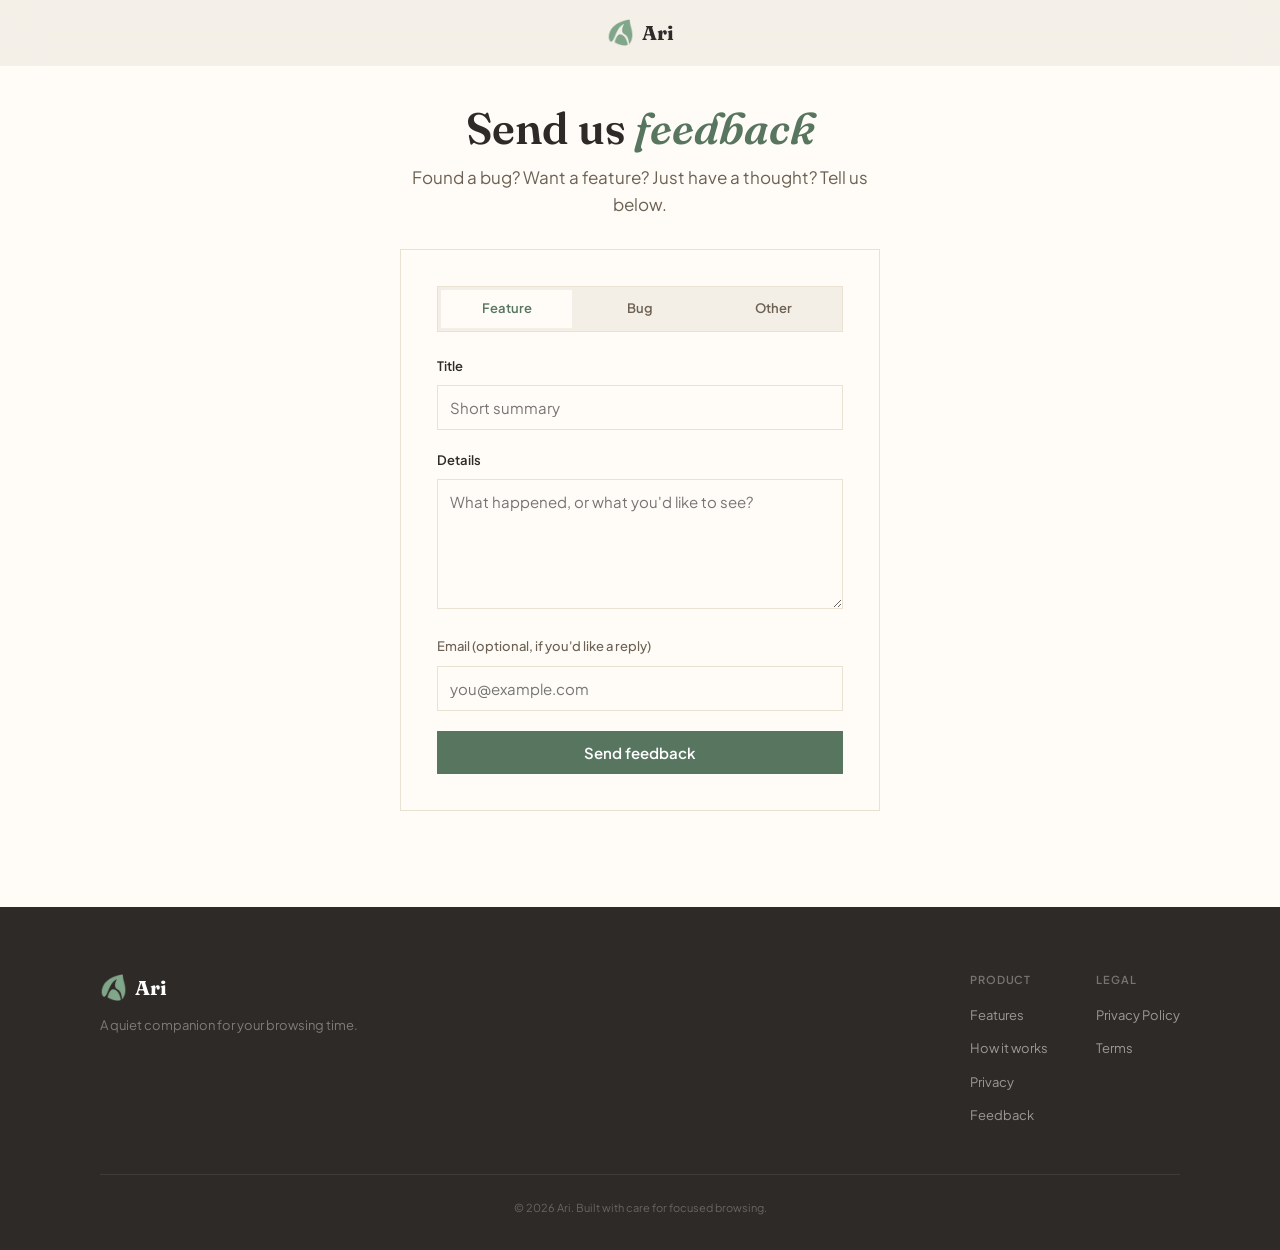
<file: feedback/index.html>
<!DOCTYPE html>
<html lang="en">
<head>
  <meta charset="UTF-8" />
  <meta name="viewport" content="width=device-width, initial-scale=1.0" />
  <title>Feedback - Ari</title>
  <meta name="description" content="Report a bug, request a feature, or tell us anything else about Ari." />
  <link rel="canonical" href="https://meetari.github.io/feedback/" />

  <meta property="og:type" content="website" />
  <meta property="og:site_name" content="Ari" />
  <meta property="og:url" content="https://meetari.github.io/feedback/" />
  <meta property="og:title" content="Feedback - Ari" />
  <meta property="og:description" content="Report a bug, request a feature, or tell us anything else about Ari." />
  <meta property="og:image" content="https://meetari.github.io/icons/icon-128.png" />

  <meta name="twitter:card" content="summary" />
  <meta name="twitter:title" content="Feedback - Ari" />
  <meta name="twitter:description" content="Report a bug, request a feature, or tell us anything else about Ari." />
  <meta name="twitter:image" content="https://meetari.github.io/icons/icon-128.png" />

  <link rel="preconnect" href="https://fonts.googleapis.com" />
  <link rel="preconnect" href="https://fonts.gstatic.com" crossorigin />
  <link href="https://fonts.googleapis.com/css2?family=Fraunces:ital,opsz,wght@0,9..144,400..900;1,9..144,400..900&family=Plus+Jakarta+Sans:wght@400;500;600;700&display=swap" rel="stylesheet" />

  <link rel="stylesheet" href="../css/tokens.css" />
  <link rel="stylesheet" href="../css/base.css" />
  <link rel="stylesheet" href="../css/components.css" />
  <link rel="stylesheet" href="../css/sections.css" />
  <link rel="icon" type="image/png" href="../icons/icon-32.png" />

  <style>
    .fb {
      min-height: 100vh;
      padding-top: 6.5rem;
      padding-bottom: var(--sp-24);
      background: var(--c-surface);
    }
    .fb__inner {
      max-width: 560px;
      margin-inline: auto;
      padding-inline: var(--gutter);
    }
    .fb__head {
      text-align: center;
      margin-bottom: var(--sp-8);
    }
    .fb__title {
      font-family: var(--font-display);
      font-weight: 600;
      font-size: var(--sz-3xl);
      line-height: 1.1;
      color: var(--c-ink);
      margin-bottom: var(--sp-3);
    }
    .fb__title em { font-style: italic; color: var(--c-violet); }
    .fb__sub {
      font-size: var(--sz-md);
      color: var(--c-muted);
      line-height: 1.55;
    }
    .fb__card {
      background: var(--c-surface);
      border: 1px solid var(--c-border);
      border-radius: 0;
      padding: clamp(1.5rem, 5vw, 2.25rem);
    }

    .fb__types {
      display: flex;
      background: var(--c-ground);
      border: 1px solid var(--c-border);
      padding: 3px;
      gap: 2px;
      margin-bottom: var(--sp-6);
    }
    .fb__type {
      flex: 1;
      text-align: center;
      padding: var(--sp-2) var(--sp-2);
      font-family: var(--font-body);
      font-size: var(--sz-sm);
      font-weight: 600;
      color: var(--c-muted);
      border-radius: 0;
      cursor: pointer;
      transition: background var(--t-fast), color var(--t-fast);
    }
    .fb__type input {
      position: absolute;
      opacity: 0;
      pointer-events: none;
    }
    .fb__type:has(input:checked) {
      background: var(--c-surface);
      color: var(--c-violet);
    }
    .fb__type:has(input:focus-visible) {
      outline: 2px solid var(--c-violet);
      outline-offset: 2px;
    }

    .fb__field { margin-bottom: var(--sp-5); }
    .fb__label {
      display: block;
      font-size: var(--sz-sm);
      font-weight: 600;
      color: var(--c-ink);
      margin-bottom: var(--sp-2);
    }
    .fb__label--optional {
      font-weight: 500;
      color: var(--c-muted);
    }
    .fb__input,
    .fb__textarea {
      width: 100%;
      font-family: var(--font-body);
      font-size: var(--sz-base);
      color: var(--c-ink);
      background: var(--c-surface);
      border: 1px solid var(--c-border);
      border-radius: 0;
      padding: var(--sp-3);
      transition: border-color var(--t-fast), box-shadow var(--t-fast);
    }
    .fb__input:focus,
    .fb__textarea:focus {
      outline: none;
      border-color: var(--c-violet);
      box-shadow: 0 0 0 2px var(--c-violet-pale);
    }
    .fb__textarea {
      min-height: 130px;
      resize: vertical;
    }

    /* Honeypot — visually hidden but present in the DOM/tab order-free, so
       simple bots that fill every field still trip it; a sighted user never
       sees it. */
    .fb__hp {
      position: absolute;
      width: 1px;
      height: 1px;
      overflow: hidden;
      clip: rect(0 0 0 0);
      white-space: nowrap;
    }

    .fb__submit {
      width: 100%;
      justify-content: center;
      border-radius: 0;
      box-shadow: none;
    }
    .fb__submit:hover {
      box-shadow: none;
      transform: none;
    }
    .fb__submit:active { box-shadow: none; }
    .fb__error {
      font-size: var(--sz-sm);
      color: #B3261E;
      margin-top: var(--sp-3);
      text-align: center;
    }

    .fb__done {
      text-align: center;
      display: none;
    }
    .fb__done.is-visible { display: block; }
    .fb__card.is-done .fb__form { display: none; }
    .fb__badge {
      width: 64px;
      height: 64px;
      margin: 0 auto var(--sp-5);
      border-radius: var(--r-full);
      display: grid;
      place-items: center;
      background: var(--c-violet-tint);
      color: var(--c-violet);
    }
    .fb__badge svg { width: 30px; height: 30px; }
    .fb__done-title {
      font-family: var(--font-display);
      font-size: var(--sz-xl);
      font-weight: 600;
      color: var(--c-ink);
      margin-bottom: var(--sp-2);
    }
    .fb__done-sub {
      font-size: var(--sz-base);
      color: var(--c-muted);
    }
  </style>
</head>
<body>

  <!-- ── Navigation ──────────────────────────────────────────── -->
  <header class="nav" id="site-nav">
    <div class="container">
      <nav class="nav__inner nav__inner--center" aria-label="Main navigation">
        <a href="/" class="nav__logo" aria-label="Ari home">
          <img src="../icons/icon-128.png" class="brand-mark" alt="" aria-hidden="true" />
          Ari
        </a>
      </nav>
    </div>
  </header>

  <main class="fb">
    <div class="fb__inner">
      <div class="fb__head">
        <h1 class="fb__title">Send us <em>feedback</em></h1>
        <p class="fb__sub">Found a bug? Want a feature? Just have a thought? Tell us below.</p>
      </div>

      <div class="fb__card" id="fb-card">
        <form class="fb__form" id="fb-form" novalidate>
          <div class="fb__types" role="radiogroup" aria-label="Feedback type">
            <label class="fb__type">
              <input type="radio" name="type" value="feature" checked />
              Feature
            </label>
            <label class="fb__type">
              <input type="radio" name="type" value="bug" />
              Bug
            </label>
            <label class="fb__type">
              <input type="radio" name="type" value="other" />
              Other
            </label>
          </div>

          <div class="fb__field">
            <label class="fb__label" for="fb-title">Title</label>
            <input class="fb__input" type="text" id="fb-title" name="title" maxlength="250" required placeholder="Short summary" />
          </div>

          <div class="fb__field">
            <label class="fb__label" for="fb-description">Details</label>
            <textarea class="fb__textarea" id="fb-description" name="description" maxlength="500" required placeholder="What happened, or what you'd like to see?"></textarea>
          </div>

          <div class="fb__field">
            <label class="fb__label fb__label--optional" for="fb-email">Email (optional, if you'd like a reply)</label>
            <input class="fb__input" type="email" id="fb-email" name="email" maxlength="100" placeholder="you@example.com" />
          </div>

          <div class="fb__hp" aria-hidden="true">
            <label for="fb-company">Company</label>
            <input type="text" id="fb-company" name="company" tabindex="-1" autocomplete="off" />
          </div>

          <button class="btn btn--primary btn--lg fb__submit" type="submit" id="fb-submit">
            Send feedback
          </button>

          <p class="fb__error" id="fb-error" hidden></p>
        </form>

        <div class="fb__done" id="fb-done">
          <div class="fb__badge" aria-hidden="true">
            <svg viewBox="0 0 24 24" fill="none" stroke="currentColor" stroke-width="2.75" stroke-linecap="round" stroke-linejoin="round">
              <path d="M20 6 9 17l-5-5" />
            </svg>
          </div>
          <p class="fb__done-title">Thanks — got it</p>
          <p class="fb__done-sub">We read every submission. If you left an email and it needs a reply, we'll be in touch.</p>
        </div>
      </div>
    </div>
  </main>

  <!-- ── Footer ───────────────────────────────────────────────── -->
  <footer class="footer" aria-label="Site footer">
    <div class="container">
      <div class="footer__inner">
        <div class="footer__brand">
          <a href="/" class="footer__logo" aria-label="Ari home">
            <img src="../icons/icon-128.png" class="brand-mark" alt="" aria-hidden="true" />
            Ari
          </a>
          <p class="footer__tagline">A quiet companion for your browsing time.</p>
        </div>
        <nav class="footer__links" aria-label="Footer links">
          <div class="footer__col">
            <p class="footer__col-title">Product</p>
            <a href="/#features">Features</a>
            <a href="/#how-it-works">How it works</a>
            <a href="/#privacy">Privacy</a>
            <a href="/feedback/">Feedback</a>
          </div>
          <div class="footer__col">
            <p class="footer__col-title">Legal</p>
            <a href="/privacy-policy/">Privacy Policy</a>
            <a href="/terms/">Terms</a>
          </div>
        </nav>
      </div>
      <div class="footer__bottom">
        <p>© 2026 Ari. Built with care for focused browsing.</p>
      </div>
    </div>
  </footer>

  <script src="../js/nav.js"></script>
  <script>
    (function () {
      // Override once /web has a production domain and the Workers API is
      // deployed — must also be added as WEB_ORIGIN in workers/wrangler.jsonc
      // or this request will be blocked by CORS.
      var API_BASE_URL = 'https://ari-api.rubekmhzn7.workers.dev';

      function isValidEmail(value) {
        if (/\s/.test(value)) return false;
        var at = value.indexOf('@');
        if (at <= 0 || at !== value.lastIndexOf('@')) return false;
        var domain = value.slice(at + 1);
        var dot = domain.lastIndexOf('.');
        return dot > 0 && dot < domain.length - 1;
      }

      var form = document.getElementById('fb-form');
      var card = document.getElementById('fb-card');
      var done = document.getElementById('fb-done');
      var errorEl = document.getElementById('fb-error');
      var submitBtn = document.getElementById('fb-submit');

      form.addEventListener('submit', function (e) {
        e.preventDefault();
        errorEl.hidden = true;

        var type = form.querySelector('input[name="type"]:checked').value;
        var title = form.title.value.trim();
        var description = form.description.value.trim();
        var email = form.email.value.trim();
        var company = form.company.value;

        if (!title || !description) {
          errorEl.textContent = 'Please fill in a title and some details.';
          errorEl.hidden = false;
          return;
        }
        if (title.length > 250) {
          errorEl.textContent = 'Title must be 250 characters or fewer.';
          errorEl.hidden = false;
          return;
        }
        if (description.length > 500) {
          errorEl.textContent = 'Details must be 500 characters or fewer.';
          errorEl.hidden = false;
          return;
        }
        if (email) {
          if (email.length > 100) {
            errorEl.textContent = 'Email must be 100 characters or fewer.';
            errorEl.hidden = false;
            return;
          }
          if (!isValidEmail(email)) {
            errorEl.textContent = 'Please enter a valid email address.';
            errorEl.hidden = false;
            return;
          }
        }

        submitBtn.disabled = true;
        submitBtn.textContent = 'Sending…';

        fetch(API_BASE_URL + '/v1/feedback', {
          method: 'POST',
          headers: { 'Content-Type': 'application/json' },
          body: JSON.stringify({ type: type, title: title, description: description, email: email, company: company }),
        })
          .then(function (res) {
            if (!res.ok) throw new Error('Request failed');
            card.classList.add('is-done');
            done.classList.add('is-visible');
          })
          .catch(function () {
            errorEl.textContent = "Something went wrong sending that — mind trying again?";
            errorEl.hidden = false;
          })
          .finally(function () {
            submitBtn.disabled = false;
            submitBtn.textContent = 'Send feedback';
          });
      });
    })();
  </script>
</body>
</html>
</file>
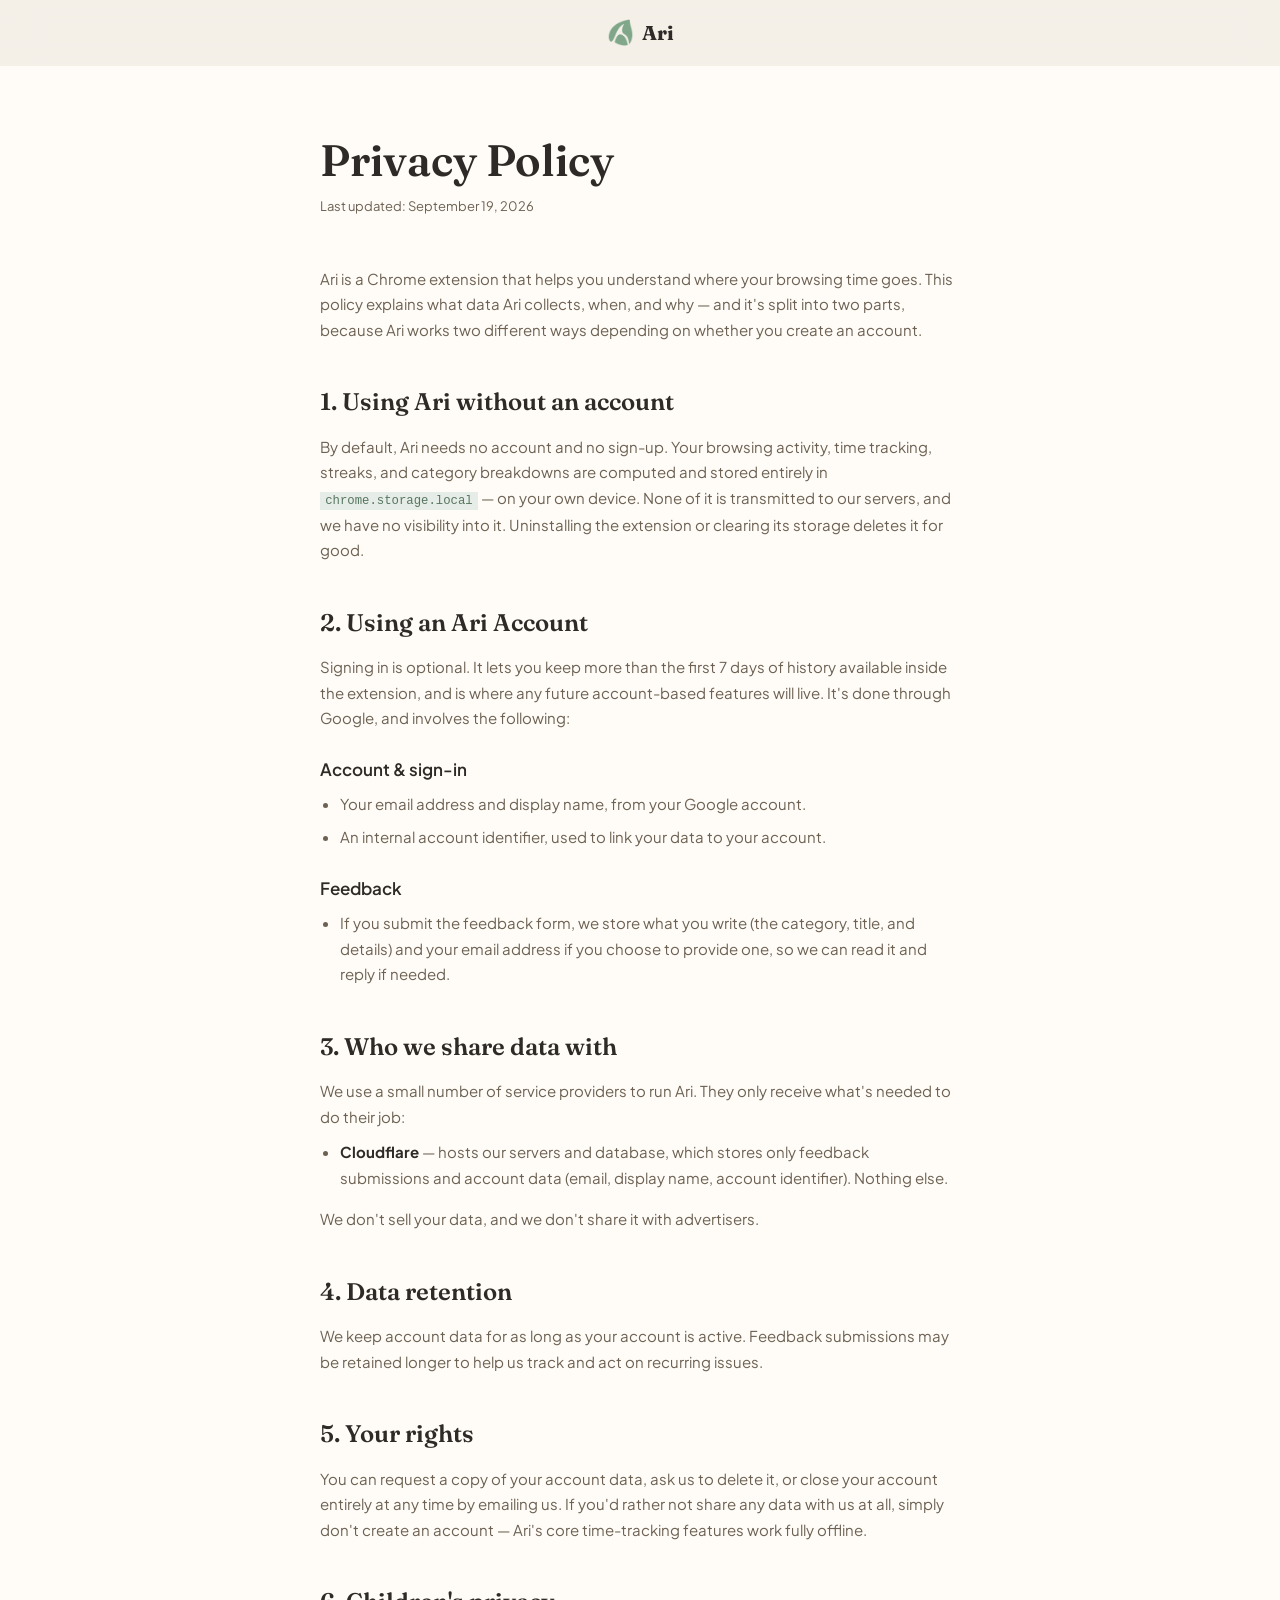
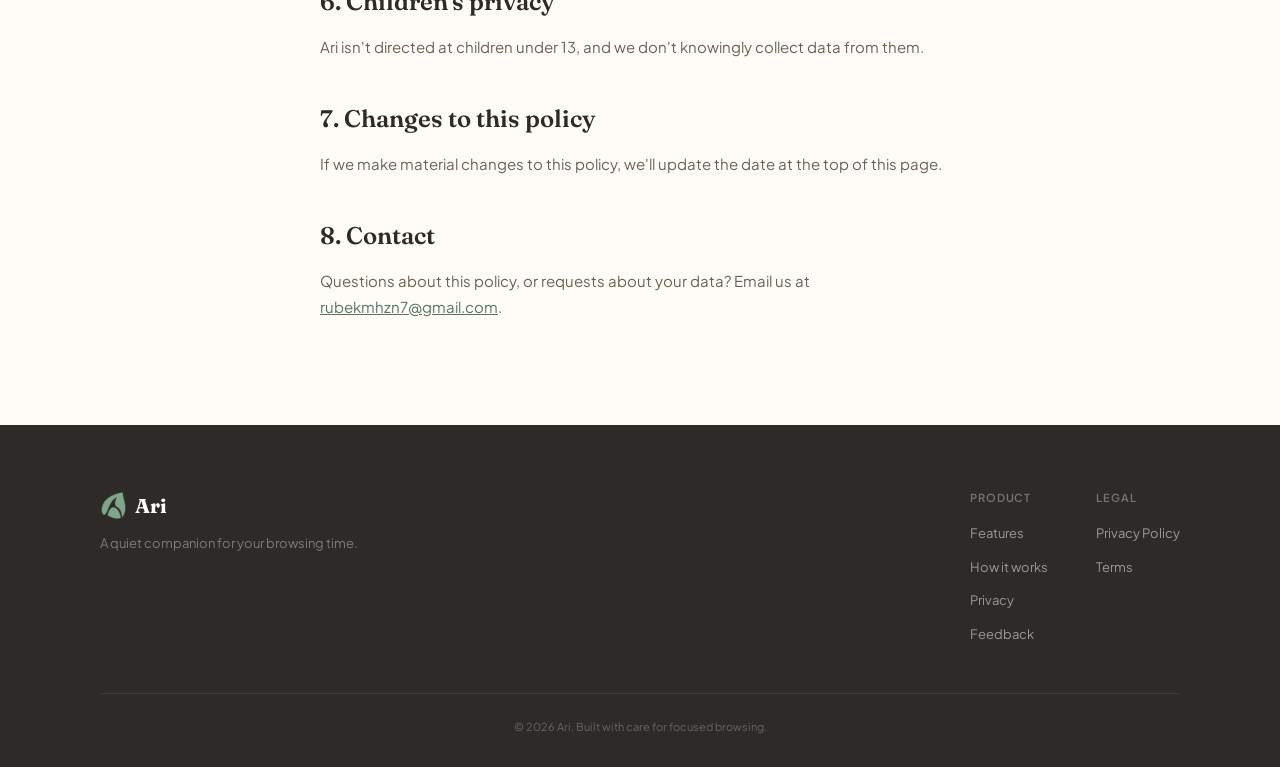
<file: privacy-policy/index.html>
<!DOCTYPE html>
<html lang="en">
<head>
  <meta charset="UTF-8" />
  <meta name="viewport" content="width=device-width, initial-scale=1.0" />
  <title>Privacy Policy - Ari</title>
  <meta name="description" content="How Ari collects, uses, and protects your data." />
  <link rel="canonical" href="https://meetari.github.io/privacy-policy/" />

  <meta property="og:type" content="website" />
  <meta property="og:site_name" content="Ari" />
  <meta property="og:url" content="https://meetari.github.io/privacy-policy/" />
  <meta property="og:title" content="Privacy Policy - Ari" />
  <meta property="og:description" content="How Ari collects, uses, and protects your data." />
  <meta property="og:image" content="https://meetari.github.io/icons/icon-128.png" />

  <meta name="twitter:card" content="summary" />
  <meta name="twitter:title" content="Privacy Policy - Ari" />
  <meta name="twitter:description" content="How Ari collects, uses, and protects your data." />
  <meta name="twitter:image" content="https://meetari.github.io/icons/icon-128.png" />

  <link rel="preconnect" href="https://fonts.googleapis.com" />
  <link rel="preconnect" href="https://fonts.gstatic.com" crossorigin />
  <link href="https://fonts.googleapis.com/css2?family=Fraunces:ital,opsz,wght@0,9..144,400..900;1,9..144,400..900&family=Plus+Jakarta+Sans:wght@400;500;600;700&display=swap" rel="stylesheet" />

  <link rel="stylesheet" href="../css/tokens.css" />
  <link rel="stylesheet" href="../css/base.css" />
  <link rel="stylesheet" href="../css/components.css" />
  <link rel="stylesheet" href="../css/sections.css" />
  <link rel="icon" type="image/png" href="../icons/icon-32.png" />

  <style>
    .legal {
      padding-top: 8.5rem;
      padding-bottom: var(--sp-24);
      background: var(--c-surface);
    }
    .legal__inner {
      max-width: 720px;
      margin-inline: auto;
      padding-inline: var(--gutter);
    }
    .legal__title {
      font-family: var(--font-display);
      font-weight: 600;
      font-size: var(--sz-3xl);
      line-height: 1.1;
      color: var(--c-ink);
      margin-bottom: var(--sp-3);
    }
    .legal__updated {
      font-size: var(--sz-sm);
      color: var(--c-muted);
      margin-bottom: var(--sp-12);
    }
    .legal__body h2 {
      font-family: var(--font-display);
      font-weight: 600;
      font-size: var(--sz-xl);
      color: var(--c-ink);
      margin-top: var(--sp-10);
      margin-bottom: var(--sp-3);
    }
    .legal__body h3 {
      font-family: var(--font-body);
      font-weight: 600;
      font-size: var(--sz-md);
      color: var(--c-ink);
      margin-top: var(--sp-6);
      margin-bottom: var(--sp-2);
    }
    .legal__body p {
      color: var(--c-muted);
      line-height: 1.7;
      margin-bottom: 0.625rem;
    }
    .legal__body ul {
      margin: 0 0 var(--sp-4);
      padding-left: 1.25rem;
      list-style: disc;
    }
    .legal__body li {
      color: var(--c-muted);
      line-height: 1.7;
      margin-bottom: var(--sp-2);
    }
    .legal__body a {
      color: var(--c-violet);
      text-decoration: underline;
    }
    .legal__body strong {
      color: var(--c-ink);
    }
  </style>
</head>
<body>

  <!-- ── Navigation ──────────────────────────────────────────── -->
  <header class="nav" id="site-nav">
    <div class="container">
      <nav class="nav__inner nav__inner--center" aria-label="Main navigation">
        <a href="/" class="nav__logo" aria-label="Ari home">
          <img src="../icons/icon-128.png" class="brand-mark" alt="" aria-hidden="true" />
          Ari
        </a>
      </nav>
    </div>
  </header>

  <main class="legal">
    <div class="legal__inner">
      <h1 class="legal__title">Privacy Policy</h1>
      <p class="legal__updated">Last updated: September 19, 2026</p>

      <div class="legal__body">
        <p>
          Ari is a Chrome extension that helps you understand where your browsing time goes. This
          policy explains what data Ari collects, when, and why — and it's split into two parts,
          because Ari works two different ways depending on whether you create an account.
        </p>

        <h2>1. Using Ari without an account</h2>
        <p>
          By default, Ari needs no account and no sign-up. Your browsing activity, time tracking,
          streaks, and category breakdowns are computed and stored entirely in
          <code>chrome.storage.local</code> — on your own device. None of it is transmitted to our
          servers, and we have no visibility into it. Uninstalling the extension or clearing its
          storage deletes it for good.
        </p>

        <h2>2. Using an Ari Account</h2>
        <p>
          Signing in is optional. It lets you keep more than the first 7 days of history available
          inside the extension, and is where any future account-based features will live. It's
          done through Google, and involves the following:
        </p>

        <h3>Account &amp; sign-in</h3>
        <ul>
          <li>Your email address and display name, from your Google account.</li>
          <li>An internal account identifier, used to link your data to your account.</li>
        </ul>

        <h3>Feedback</h3>
        <ul>
          <li>
            If you submit the feedback form, we store what you write (the category, title, and
            details) and your email address if you choose to provide one, so we can read it and
            reply if needed.
          </li>
        </ul>

        <h2>3. Who we share data with</h2>
        <p>We use a small number of service providers to run Ari. They only receive what's needed to do their job:</p>
        <ul>
          <li><strong>Cloudflare</strong> — hosts our servers and database, which stores only feedback submissions and account data (email, display name, account identifier). Nothing else.</li>
        </ul>
        <p>We don't sell your data, and we don't share it with advertisers.</p>

        <h2>4. Data retention</h2>
        <p>
          We keep account data for as long as your account is active. Feedback submissions may be
          retained longer to help us track and act on recurring issues.
        </p>

        <h2>5. Your rights</h2>
        <p>
          You can request a copy of your account data, ask us to delete it, or close your account
          entirely at any time by emailing us. If you'd rather not share any data with us at all,
          simply don't create an account — Ari's core time-tracking features work fully offline.
        </p>

        <h2>6. Children's privacy</h2>
        <p>Ari isn't directed at children under 13, and we don't knowingly collect data from them.</p>

        <h2>7. Changes to this policy</h2>
        <p>
          If we make material changes to this policy, we'll update the date at the top of this page.
        </p>

        <h2>8. Contact</h2>
        <p>
          Questions about this policy, or requests about your data? Email us at
          <a href="mailto:rubekmhzn7@gmail.com">rubekmhzn7@gmail.com</a>.
        </p>
      </div>
    </div>
  </main>

  <!-- ── Footer ───────────────────────────────────────────────── -->
  <footer class="footer" aria-label="Site footer">
    <div class="container">
      <div class="footer__inner">
        <div class="footer__brand">
          <a href="/" class="footer__logo" aria-label="Ari home">
            <img src="../icons/icon-128.png" class="brand-mark" alt="" aria-hidden="true" />
            Ari
          </a>
          <p class="footer__tagline">A quiet companion for your browsing time.</p>
        </div>
        <nav class="footer__links" aria-label="Footer links">
          <div class="footer__col">
            <p class="footer__col-title">Product</p>
            <a href="/#features">Features</a>
            <a href="/#how-it-works">How it works</a>
            <a href="/#privacy">Privacy</a>
            <a href="/feedback/">Feedback</a>
          </div>
          <div class="footer__col">
            <p class="footer__col-title">Legal</p>
            <a href="/privacy-policy/">Privacy Policy</a>
            <a href="/terms/">Terms</a>
          </div>
        </nav>
      </div>
      <div class="footer__bottom">
        <p>© 2026 Ari. Built with care for focused browsing.</p>
      </div>
    </div>
  </footer>

  <script src="../js/nav.js"></script>
</body>
</html>
</file>
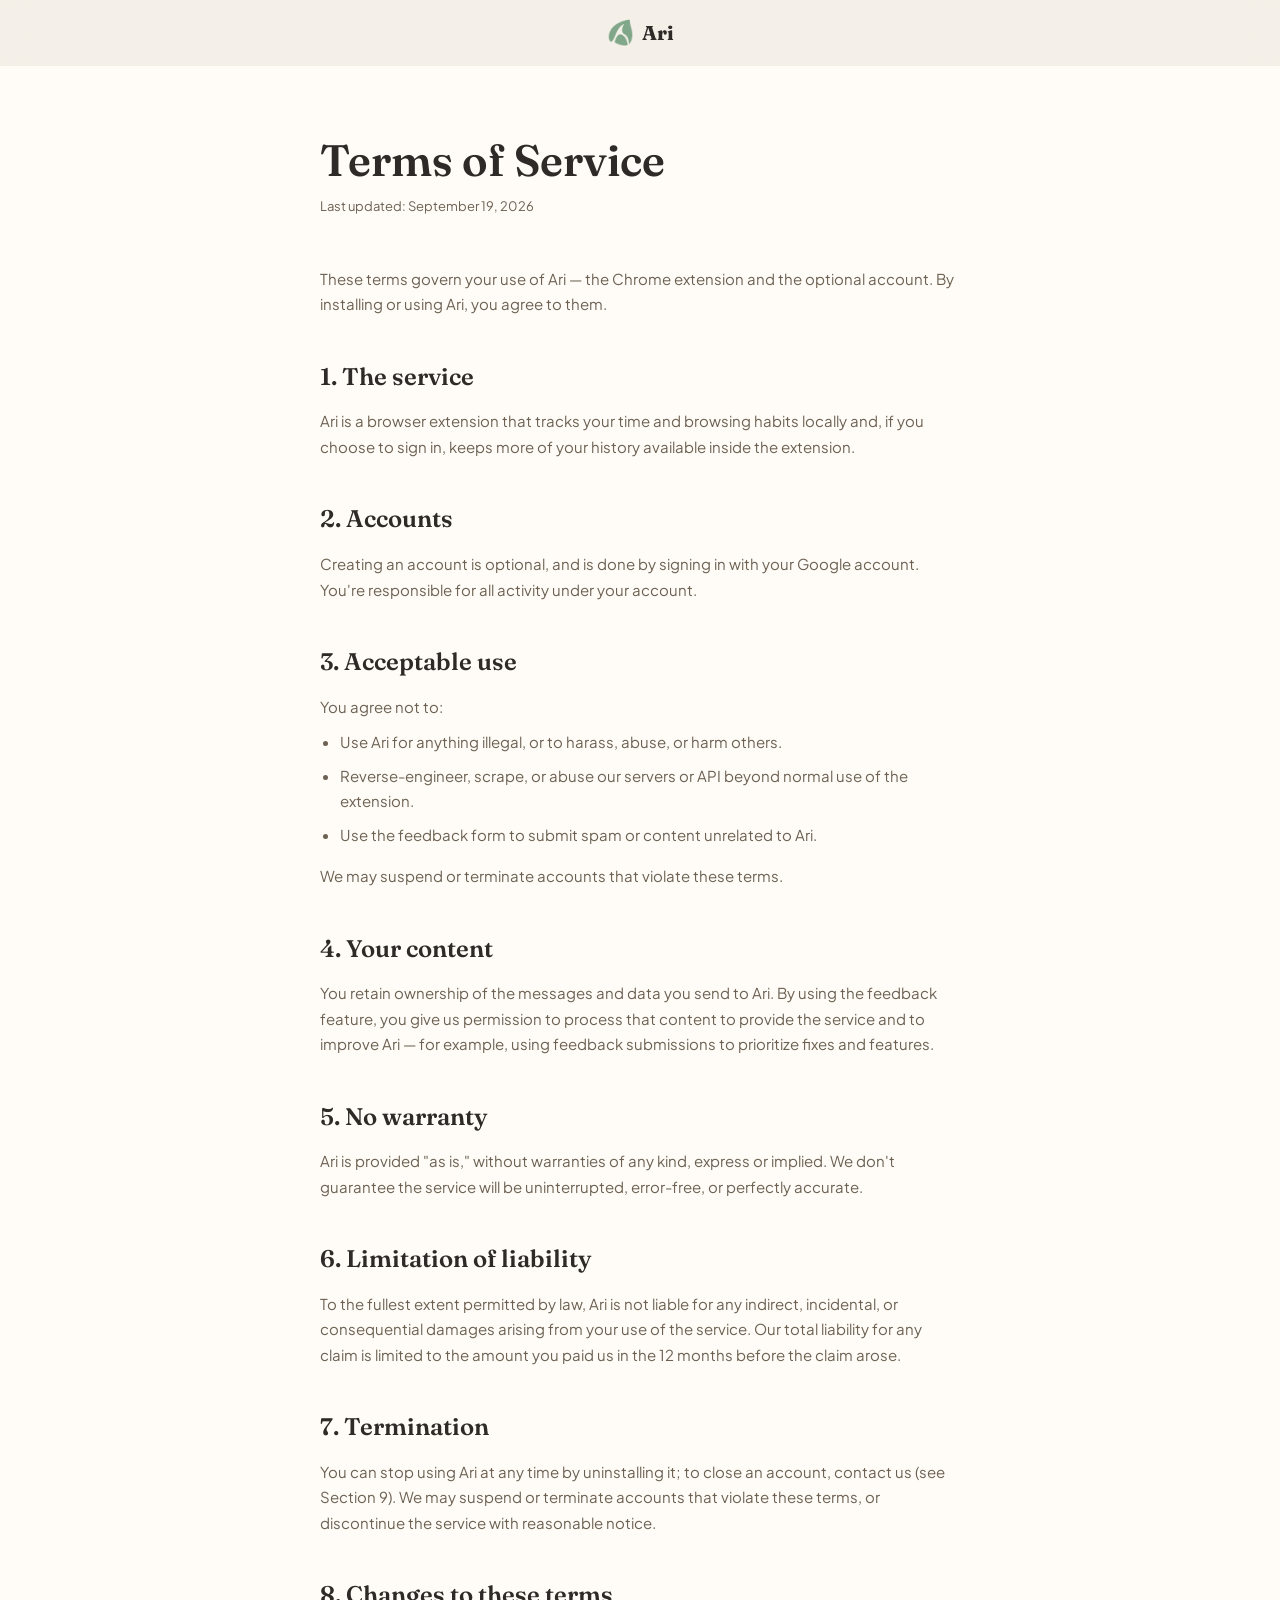
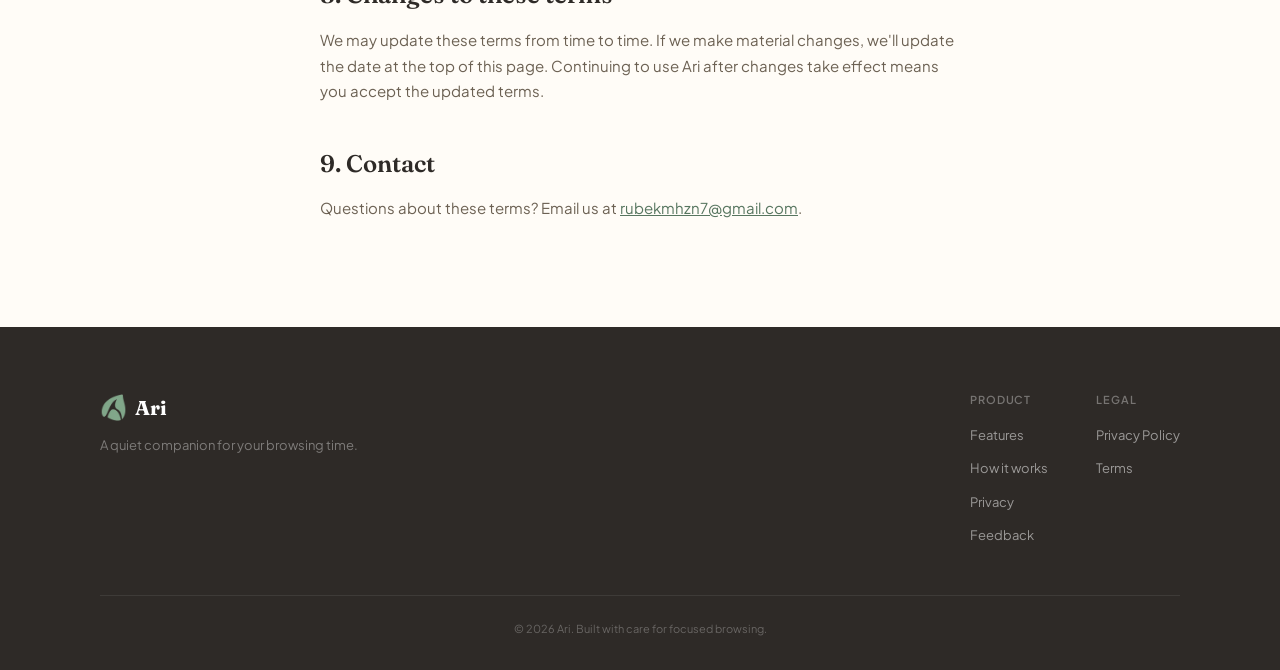
<file: terms/index.html>
<!DOCTYPE html>
<html lang="en">
<head>
  <meta charset="UTF-8" />
  <meta name="viewport" content="width=device-width, initial-scale=1.0" />
  <title>Terms of Service - Ari</title>
  <meta name="description" content="The terms that govern your use of Ari." />
  <link rel="canonical" href="https://meetari.github.io/terms/" />

  <meta property="og:type" content="website" />
  <meta property="og:site_name" content="Ari" />
  <meta property="og:url" content="https://meetari.github.io/terms/" />
  <meta property="og:title" content="Terms of Service - Ari" />
  <meta property="og:description" content="The terms that govern your use of Ari." />
  <meta property="og:image" content="https://meetari.github.io/icons/icon-128.png" />

  <meta name="twitter:card" content="summary" />
  <meta name="twitter:title" content="Terms of Service - Ari" />
  <meta name="twitter:description" content="The terms that govern your use of Ari." />
  <meta name="twitter:image" content="https://meetari.github.io/icons/icon-128.png" />

  <link rel="preconnect" href="https://fonts.googleapis.com" />
  <link rel="preconnect" href="https://fonts.gstatic.com" crossorigin />
  <link href="https://fonts.googleapis.com/css2?family=Fraunces:ital,opsz,wght@0,9..144,400..900;1,9..144,400..900&family=Plus+Jakarta+Sans:wght@400;500;600;700&display=swap" rel="stylesheet" />

  <link rel="stylesheet" href="../css/tokens.css" />
  <link rel="stylesheet" href="../css/base.css" />
  <link rel="stylesheet" href="../css/components.css" />
  <link rel="stylesheet" href="../css/sections.css" />
  <link rel="icon" type="image/png" href="../icons/icon-32.png" />

  <style>
    .legal {
      padding-top: 8.5rem;
      padding-bottom: var(--sp-24);
      background: var(--c-surface);
    }
    .legal__inner {
      max-width: 720px;
      margin-inline: auto;
      padding-inline: var(--gutter);
    }
    .legal__title {
      font-family: var(--font-display);
      font-weight: 600;
      font-size: var(--sz-3xl);
      line-height: 1.1;
      color: var(--c-ink);
      margin-bottom: var(--sp-3);
    }
    .legal__updated {
      font-size: var(--sz-sm);
      color: var(--c-muted);
      margin-bottom: var(--sp-12);
    }
    .legal__body h2 {
      font-family: var(--font-display);
      font-weight: 600;
      font-size: var(--sz-xl);
      color: var(--c-ink);
      margin-top: var(--sp-10);
      margin-bottom: var(--sp-3);
    }
    .legal__body p {
      color: var(--c-muted);
      line-height: 1.7;
      margin-bottom: 0.625rem;
    }
    .legal__body ul {
      margin: 0 0 var(--sp-4);
      padding-left: 1.25rem;
      list-style: disc;
    }
    .legal__body li {
      color: var(--c-muted);
      line-height: 1.7;
      margin-bottom: var(--sp-2);
    }
    .legal__body a {
      color: var(--c-violet);
      text-decoration: underline;
    }
    .legal__body strong {
      color: var(--c-ink);
    }
  </style>
</head>
<body>

  <!-- ── Navigation ──────────────────────────────────────────── -->
  <header class="nav" id="site-nav">
    <div class="container">
      <nav class="nav__inner nav__inner--center" aria-label="Main navigation">
        <a href="/" class="nav__logo" aria-label="Ari home">
          <img src="../icons/icon-128.png" class="brand-mark" alt="" aria-hidden="true" />
          Ari
        </a>
      </nav>
    </div>
  </header>

  <main class="legal">
    <div class="legal__inner">
      <h1 class="legal__title">Terms of Service</h1>
      <p class="legal__updated">Last updated: September 19, 2026</p>

      <div class="legal__body">
        <p>
          These terms govern your use of Ari — the Chrome extension and the optional account. By
          installing or using Ari, you agree to them.
        </p>

        <h2>1. The service</h2>
        <p>
          Ari is a browser extension that tracks your time and browsing habits locally and, if you
          choose to sign in, keeps more of your history available inside the extension.
        </p>

        <h2>2. Accounts</h2>
        <p>
          Creating an account is optional, and is done by signing in with your Google account.
          You're responsible for all activity under your account.
        </p>

        <h2>3. Acceptable use</h2>
        <p>You agree not to:</p>
        <ul>
          <li>Use Ari for anything illegal, or to harass, abuse, or harm others.</li>
          <li>Reverse-engineer, scrape, or abuse our servers or API beyond normal use of the extension.</li>
          <li>Use the feedback form to submit spam or content unrelated to Ari.</li>
        </ul>
        <p>We may suspend or terminate accounts that violate these terms.</p>

        <h2>4. Your content</h2>
        <p>
          You retain ownership of the messages and data you send to Ari. By using the feedback
          feature, you give us permission to process that content to provide the service and to
          improve Ari — for example, using feedback submissions to prioritize fixes and features.
        </p>

        <h2>5. No warranty</h2>
        <p>
          Ari is provided "as is," without warranties of any kind, express or implied. We don't
          guarantee the service will be uninterrupted, error-free, or perfectly accurate.
        </p>

        <h2>6. Limitation of liability</h2>
        <p>
          To the fullest extent permitted by law, Ari is not liable for any indirect, incidental,
          or consequential damages arising from your use of the service. Our total liability for
          any claim is limited to the amount you paid us in the 12 months before the claim arose.
        </p>

        <h2>7. Termination</h2>
        <p>
          You can stop using Ari at any time by uninstalling it; to close an account, contact us
          (see Section 9). We may suspend or terminate accounts that violate these terms, or
          discontinue the service with reasonable notice.
        </p>

        <h2>8. Changes to these terms</h2>
        <p>
          We may update these terms from time to time. If we make material changes, we'll update
          the date at the top of this page. Continuing to use Ari after changes take effect means
          you accept the updated terms.
        </p>

        <h2>9. Contact</h2>
        <p>
          Questions about these terms? Email us at
          <a href="mailto:rubekmhzn7@gmail.com">rubekmhzn7@gmail.com</a>.
        </p>
      </div>
    </div>
  </main>

  <!-- ── Footer ───────────────────────────────────────────────── -->
  <footer class="footer" aria-label="Site footer">
    <div class="container">
      <div class="footer__inner">
        <div class="footer__brand">
          <a href="/" class="footer__logo" aria-label="Ari home">
            <img src="../icons/icon-128.png" class="brand-mark" alt="" aria-hidden="true" />
            Ari
          </a>
          <p class="footer__tagline">A quiet companion for your browsing time.</p>
        </div>
        <nav class="footer__links" aria-label="Footer links">
          <div class="footer__col">
            <p class="footer__col-title">Product</p>
            <a href="/#features">Features</a>
            <a href="/#how-it-works">How it works</a>
            <a href="/#privacy">Privacy</a>
            <a href="/feedback/">Feedback</a>
          </div>
          <div class="footer__col">
            <p class="footer__col-title">Legal</p>
            <a href="/privacy-policy/">Privacy Policy</a>
            <a href="/terms/">Terms</a>
          </div>
        </nav>
      </div>
      <div class="footer__bottom">
        <p>© 2026 Ari. Built with care for focused browsing.</p>
      </div>
    </div>
  </footer>

  <script src="../js/nav.js"></script>
</body>
</html>
</file>
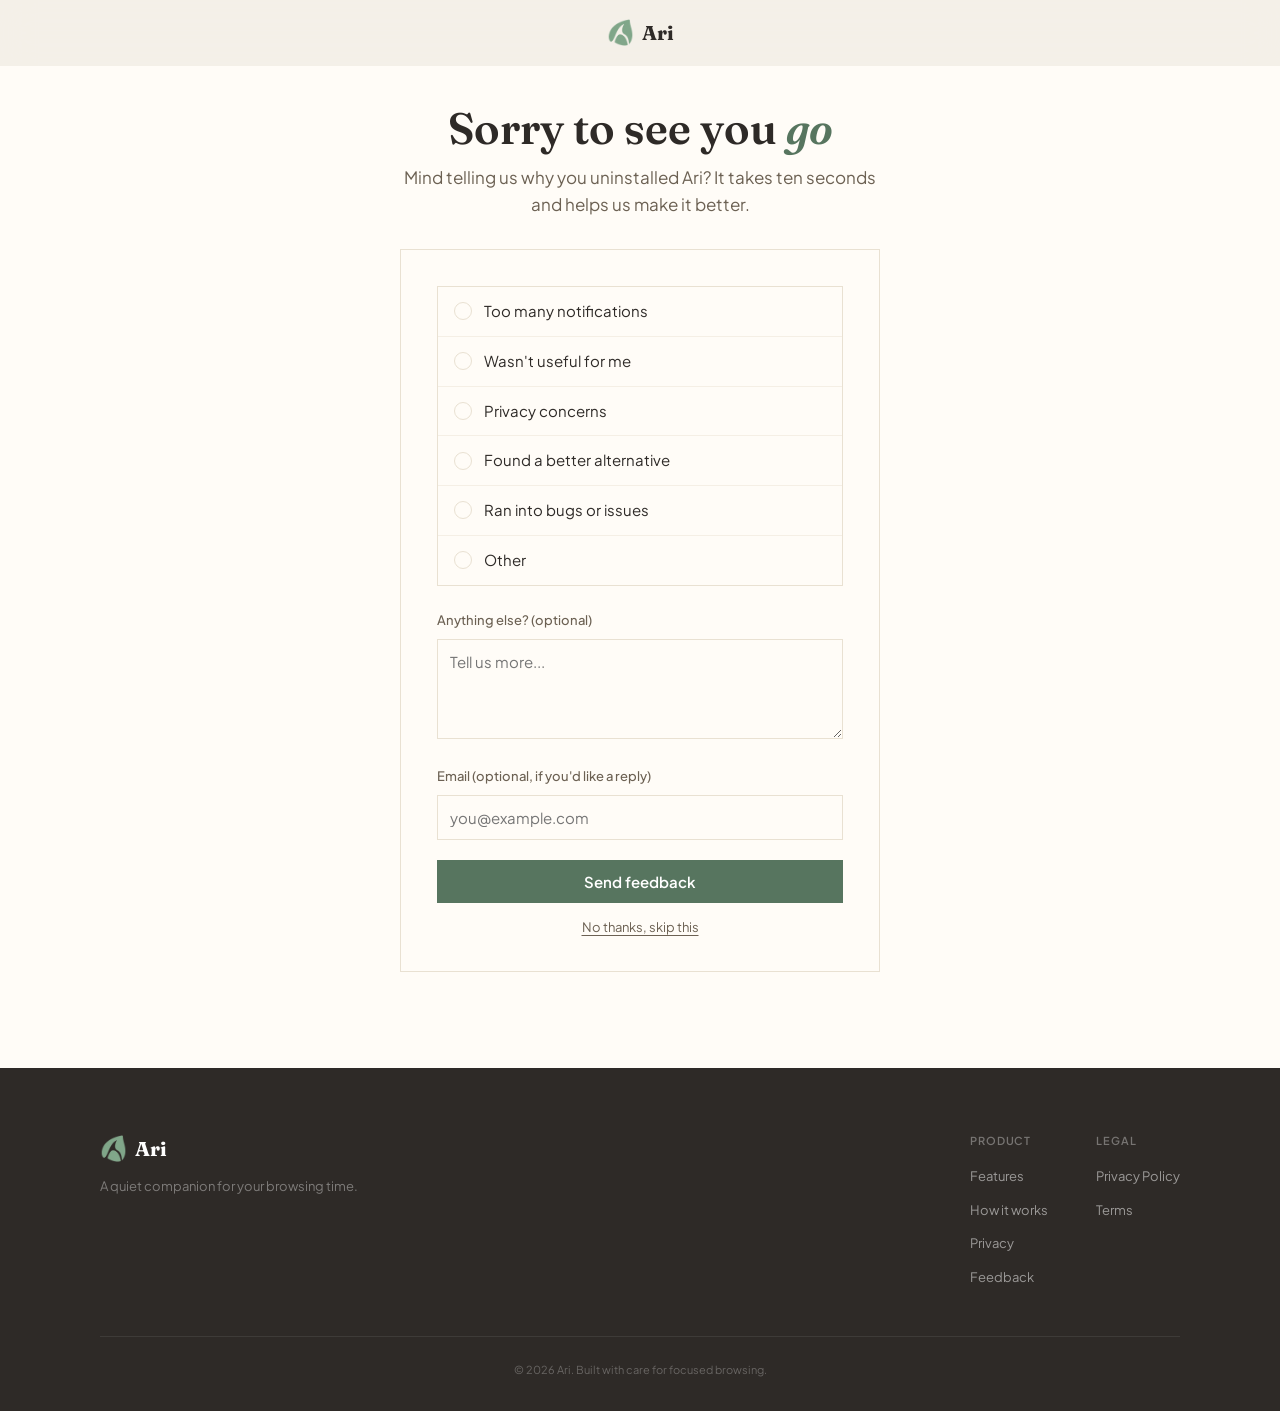
<file: uninstall/index.html>
<!DOCTYPE html>
<html lang="en">
<head>
  <meta charset="UTF-8" />
  <meta name="viewport" content="width=device-width, initial-scale=1.0" />
  <title>Before you go - Ari</title>
  <meta name="description" content="Tell us why you uninstalled Ari." />
  <meta name="robots" content="noindex, nofollow" />
  <link rel="canonical" href="https://meetari.github.io/uninstall/" />

  <link rel="preconnect" href="https://fonts.googleapis.com" />
  <link rel="preconnect" href="https://fonts.gstatic.com" crossorigin />
  <link href="https://fonts.googleapis.com/css2?family=Fraunces:ital,opsz,wght@0,9..144,400..900;1,9..144,400..900&family=Plus+Jakarta+Sans:wght@400;500;600;700&display=swap" rel="stylesheet" />

  <link rel="stylesheet" href="../css/tokens.css" />
  <link rel="stylesheet" href="../css/base.css" />
  <link rel="stylesheet" href="../css/components.css" />
  <link rel="stylesheet" href="../css/sections.css" />
  <link rel="icon" type="image/png" href="../icons/icon-32.png" />

  <style>
    .un {
      min-height: 100vh;
      padding-top: 6.5rem;
      padding-bottom: var(--sp-24);
      background: var(--c-surface);
    }
    .un__inner {
      max-width: 560px;
      margin-inline: auto;
      padding-inline: var(--gutter);
    }
    .un__head {
      text-align: center;
      margin-bottom: var(--sp-8);
    }
    .un__title {
      font-family: var(--font-display);
      font-weight: 600;
      font-size: var(--sz-3xl);
      line-height: 1.1;
      color: var(--c-ink);
      margin-bottom: var(--sp-3);
    }
    .un__title em { font-style: italic; color: var(--c-violet); }
    .un__sub {
      font-size: var(--sz-md);
      color: var(--c-muted);
      line-height: 1.55;
    }
    .un__card {
      background: var(--c-surface);
      border: 1px solid var(--c-border);
      border-radius: 0;
      padding: clamp(1.5rem, 5vw, 2.25rem);
    }

    .un__field { margin-bottom: var(--sp-5); }
    .un__label {
      display: block;
      font-size: var(--sz-sm);
      font-weight: 600;
      color: var(--c-ink);
      margin-bottom: var(--sp-2);
    }
    .un__label--optional {
      font-weight: 500;
      color: var(--c-muted);
    }

    .un__reasons {
      display: flex;
      flex-direction: column;
      border: 1px solid var(--c-border);
      margin-bottom: var(--sp-6);
    }
    .un__reason {
      display: flex;
      align-items: center;
      gap: var(--sp-3);
      padding: var(--sp-3) var(--sp-4);
      font-family: var(--font-body);
      font-size: var(--sz-base);
      color: var(--c-ink);
      cursor: pointer;
      transition: background var(--t-fast);
    }
    .un__reason:not(:last-child) { border-bottom: 1px solid var(--c-border-light); }
    .un__reason:hover { background: var(--c-ground); }
    .un__reason input {
      appearance: none;
      -webkit-appearance: none;
      width: 18px;
      height: 18px;
      flex: none;
      border-radius: var(--r-full);
      border: 1.5px solid var(--c-border);
      background: var(--c-surface);
      display: grid;
      place-items: center;
      cursor: pointer;
    }
    .un__reason input::before {
      content: '';
      width: 9px;
      height: 9px;
      border-radius: var(--r-full);
      background: var(--c-violet);
      transform: scale(0);
      transition: transform var(--t-fast);
    }
    .un__reason input:checked::before { transform: scale(1); }
    .un__reason input:checked { border-color: var(--c-violet); }
    .un__reason:has(input:focus-visible) {
      outline: 2px solid var(--c-violet);
      outline-offset: -2px;
    }

    .un__input,
    .un__textarea {
      width: 100%;
      font-family: var(--font-body);
      font-size: var(--sz-base);
      color: var(--c-ink);
      background: var(--c-surface);
      border: 1px solid var(--c-border);
      border-radius: 0;
      padding: var(--sp-3);
      transition: border-color var(--t-fast), box-shadow var(--t-fast);
    }
    .un__input:focus,
    .un__textarea:focus {
      outline: none;
      border-color: var(--c-violet);
      box-shadow: 0 0 0 2px var(--c-violet-pale);
    }
    .un__textarea {
      min-height: 100px;
      resize: vertical;
    }

    /* Honeypot — visually hidden but present in the DOM, so simple bots
       that fill every field still trip it; a sighted user never sees it. */
    .un__hp {
      position: absolute;
      width: 1px;
      height: 1px;
      overflow: hidden;
      clip: rect(0 0 0 0);
      white-space: nowrap;
    }

    .un__submit {
      width: 100%;
      justify-content: center;
      border-radius: 0;
      box-shadow: none;
    }
    .un__submit:hover {
      box-shadow: none;
      transform: none;
    }
    .un__submit:active { box-shadow: none; }
    .un__skip {
      display: block;
      text-align: center;
      margin-top: var(--sp-4);
      font-size: var(--sz-sm);
      color: var(--c-muted);
      background: none;
      border: none;
      cursor: pointer;
      text-decoration: underline;
      text-underline-offset: 3px;
      width: 100%;
      font-family: var(--font-body);
    }
    .un__skip:hover { color: var(--c-ink); }
    .un__error {
      font-size: var(--sz-sm);
      color: #B3261E;
      margin-top: var(--sp-3);
      text-align: center;
    }

    .un__done {
      text-align: center;
      display: none;
    }
    .un__done.is-visible { display: block; }
    .un__card.is-done .un__form { display: none; }
    .un__badge {
      width: 64px;
      height: 64px;
      margin: 0 auto var(--sp-5);
      border-radius: var(--r-full);
      display: grid;
      place-items: center;
      background: var(--c-violet-tint);
      color: var(--c-violet);
    }
    .un__badge svg { width: 30px; height: 30px; }
    .un__done-title {
      font-family: var(--font-display);
      font-size: var(--sz-xl);
      font-weight: 600;
      color: var(--c-ink);
      margin-bottom: var(--sp-2);
    }
    .un__done-sub {
      font-size: var(--sz-base);
      color: var(--c-muted);
    }
  </style>
</head>
<body>

  <!-- ── Navigation ──────────────────────────────────────────── -->
  <header class="nav" id="site-nav">
    <div class="container">
      <nav class="nav__inner nav__inner--center" aria-label="Main navigation">
        <a href="/" class="nav__logo" aria-label="Ari home">
          <img src="../icons/icon-128.png" class="brand-mark" alt="" aria-hidden="true" />
          Ari
        </a>
      </nav>
    </div>
  </header>

  <main class="un">
    <div class="un__inner">
      <div class="un__head">
        <h1 class="un__title">Sorry to see you <em>go</em></h1>
        <p class="un__sub">Mind telling us why you uninstalled Ari? It takes ten seconds and helps us make it better.</p>
      </div>

      <div class="un__card" id="un-card">
        <form class="un__form" id="un-form" novalidate>
          <div class="un__field">
            <div class="un__reasons" role="radiogroup" aria-label="Reason for uninstalling">
              <label class="un__reason">
                <input type="radio" name="reason" value="notifications" required />
                Too many notifications
              </label>
              <label class="un__reason">
                <input type="radio" name="reason" value="not_useful" required />
                Wasn't useful for me
              </label>
              <label class="un__reason">
                <input type="radio" name="reason" value="privacy" required />
                Privacy concerns
              </label>
              <label class="un__reason">
                <input type="radio" name="reason" value="alternative" required />
                Found a better alternative
              </label>
              <label class="un__reason">
                <input type="radio" name="reason" value="bugs" required />
                Ran into bugs or issues
              </label>
              <label class="un__reason">
                <input type="radio" name="reason" value="other" required />
                Other
              </label>
            </div>
          </div>

          <div class="un__field">
            <label class="un__label un__label--optional" for="un-details">Anything else? (optional)</label>
            <textarea class="un__textarea" id="un-details" name="details" maxlength="2000" placeholder="Tell us more..."></textarea>
          </div>

          <div class="un__field">
            <label class="un__label un__label--optional" for="un-email">Email (optional, if you'd like a reply)</label>
            <input class="un__input" type="email" id="un-email" name="email" maxlength="255" placeholder="you@example.com" />
          </div>

          <div class="un__hp" aria-hidden="true">
            <label for="un-company">Company</label>
            <input type="text" id="un-company" name="company" tabindex="-1" autocomplete="off" />
          </div>

          <button class="btn btn--primary btn--lg un__submit" type="submit" id="un-submit">
            Send feedback
          </button>
          <button class="un__skip" type="button" id="un-skip">No thanks, skip this</button>

          <p class="un__error" id="un-error" hidden></p>
        </form>

        <div class="un__done" id="un-done">
          <div class="un__badge" aria-hidden="true">
            <svg viewBox="0 0 24 24" fill="none" stroke="currentColor" stroke-width="2.75" stroke-linecap="round" stroke-linejoin="round">
              <path d="M20 6 9 17l-5-5" />
            </svg>
          </div>
          <p class="un__done-title">Thanks for letting us know</p>
          <p class="un__done-sub">You're welcome back anytime — we'll keep improving Ari.</p>
        </div>
      </div>
    </div>
  </main>

  <!-- ── Footer ───────────────────────────────────────────────── -->
  <footer class="footer" aria-label="Site footer">
    <div class="container">
      <div class="footer__inner">
        <div class="footer__brand">
          <a href="/" class="footer__logo" aria-label="Ari home">
            <img src="../icons/icon-128.png" class="brand-mark" alt="" aria-hidden="true" />
            Ari
          </a>
          <p class="footer__tagline">A quiet companion for your browsing time.</p>
        </div>
        <nav class="footer__links" aria-label="Footer links">
          <div class="footer__col">
            <p class="footer__col-title">Product</p>
            <a href="/#features">Features</a>
            <a href="/#how-it-works">How it works</a>
            <a href="/#privacy">Privacy</a>
            <a href="/feedback/">Feedback</a>
          </div>
          <div class="footer__col">
            <p class="footer__col-title">Legal</p>
            <a href="/privacy-policy/">Privacy Policy</a>
            <a href="/terms/">Terms</a>
          </div>
        </nav>
      </div>
      <div class="footer__bottom">
        <p>© 2026 Ari. Built with care for focused browsing.</p>
      </div>
    </div>
  </footer>

  <script src="../js/nav.js"></script>
  <script>
    (function () {
      // Override once /web has a production domain and the Workers API is
      // deployed — must also be added as WEB_ORIGIN in workers/wrangler.jsonc
      // or this request will be blocked by CORS.
      var API_BASE_URL = 'https://ari-api.rubekmhzn7.workers.dev';

      function isValidEmail(value) {
        if (/\s/.test(value)) return false;
        var at = value.indexOf('@');
        if (at <= 0 || at !== value.lastIndexOf('@')) return false;
        var domain = value.slice(at + 1);
        var dot = domain.lastIndexOf('.');
        return dot > 0 && dot < domain.length - 1;
      }

      // Chrome does not attach anything to the setUninstallURL target on its
      // own — the extension appends the install id as a query param itself
      // (e.g. chrome.runtime.setUninstallURL(SURVEY_URL + '?installId=' + id)).
      var installId = new URLSearchParams(window.location.search).get('installId') || '';

      var form = document.getElementById('un-form');
      var card = document.getElementById('un-card');
      var done = document.getElementById('un-done');
      var errorEl = document.getElementById('un-error');
      var submitBtn = document.getElementById('un-submit');
      var skipBtn = document.getElementById('un-skip');

      function showDone() {
        card.classList.add('is-done');
        done.classList.add('is-visible');
      }

      skipBtn.addEventListener('click', function () {
        showDone();
      });

      form.addEventListener('submit', function (e) {
        e.preventDefault();
        errorEl.hidden = true;

        var reasonInput = form.querySelector('input[name="reason"]:checked');
        var details = form.details.value.trim();
        var email = form.email.value.trim();
        var company = form.company.value;

        if (!reasonInput) {
          errorEl.textContent = 'Please pick a reason, or skip.';
          errorEl.hidden = false;
          return;
        }
        if (details.length > 1000) {
          errorEl.textContent = 'Details must be 1000 characters or fewer.';
          errorEl.hidden = false;
          return;
        }
        if (email) {
          if (email.length > 255) {
            errorEl.textContent = 'Email must be 255 characters or fewer.';
            errorEl.hidden = false;
            return;
          }
          if (!isValidEmail(email)) {
            errorEl.textContent = 'Please enter a valid email address.';
            errorEl.hidden = false;
            return;
          }
        }
        if (company) {
          // Honeypot tripped — silently pretend it worked.
          showDone();
          return;
        }

        submitBtn.disabled = true;
        submitBtn.textContent = 'Sending…';

        fetch(API_BASE_URL + '/v1/uninstall-feedback', {
          method: 'POST',
          headers: { 'Content-Type': 'application/json' },
          body: JSON.stringify({
            installId: installId,
            reason: reasonInput.value,
            details: details,
            email: email,
          }),
        })
          .then(function (res) {
            if (!res.ok) throw new Error('Request failed');
            showDone();
          })
          .catch(function () {
            errorEl.textContent = "Something went wrong sending that — mind trying again?";
            errorEl.hidden = false;
          })
          .finally(function () {
            submitBtn.disabled = false;
            submitBtn.textContent = 'Send feedback';
          });
      });
    })();
  </script>
</body>
</html>
</file>
<file: css/tokens.css>
:root {
  /* Palette — matches the extension's "sage moss" theme */
  --c-ground:       #F3EEE6;
  --c-surface:      #FFFCF7;
  --c-violet:       #57755F;
  --c-violet-hover: #435C4D;
  --c-violet-tint:  #E6EDE8;
  --c-violet-pale:  #F4F7F5;
  --c-ink:          #2E2A27;
  --c-muted:        #6C6153;
  --c-border:       #E9E1D2;
  --c-border-light: #F5EFE5;
  --c-rose:         #B96D7E;
  --c-rose-tint:    #FBEAEC;

  /* Typography */
  --font-display: 'Fraunces', Georgia, serif;
  --font-body:    'Plus Jakarta Sans', system-ui, sans-serif;

  /* Type scale */
  --sz-xs:   0.6875rem;   /* 11px */
  --sz-sm:   0.8125rem;   /* 13px */
  --sz-base: 0.9375rem;   /* 15px */
  --sz-md:   1.0625rem;   /* 17px */
  --sz-lg:   1.25rem;     /* 20px */
  --sz-xl:   1.5rem;      /* 24px */
  --sz-2xl:  2rem;        /* 32px */
  --sz-3xl:  2.75rem;     /* 44px */
  --sz-4xl:  3.5rem;      /* 56px */

  /* Spacing */
  --sp-1:  0.25rem;
  --sp-2:  0.5rem;
  --sp-3:  0.75rem;
  --sp-4:  1rem;
  --sp-5:  1.25rem;
  --sp-6:  1.5rem;
  --sp-8:  2rem;
  --sp-10: 2.5rem;
  --sp-12: 3rem;
  --sp-16: 4rem;
  --sp-20: 5rem;
  --sp-24: 6rem;

  /* Radii */
  --r-sm:   4px;
  --r-md:   8px;
  --r-lg:   14px;
  --r-xl:   20px;
  --r-2xl:  28px;
  --r-full: 9999px;

  /* Shadows */
  --shadow-sm:     0 1px 3px rgba(62,50,34,.08);
  --shadow-md:     0 4px 20px rgba(62,50,34,.10), 0 1px 3px rgba(62,50,34,.05);
  --shadow-lg:     0 12px 40px rgba(62,50,34,.12), 0 2px 8px rgba(62,50,34,.05);
  --shadow-xl:     0 24px 60px rgba(62,50,34,.16), 0 4px 16px rgba(62,50,34,.06);
  --shadow-violet: 0 16px 48px rgba(87,117,95,.24);
  --shadow-violet-lg: 0 24px 72px rgba(87,117,95,.28);

  /* Transitions */
  --t-fast: 120ms ease;
  --t-base: 220ms ease;
  --t-slow: 380ms ease;

  /* Layout */
  --max-w:  1160px;
  --gutter: clamp(1.25rem, 5vw, 2.5rem);
}
</file>
<file: css/base.css>
*, *::before, *::after {
  box-sizing: border-box;
  margin: 0;
  padding: 0;
}

html {
  scroll-behavior: smooth;
  scroll-padding-top: var(--nav-h, 6.5rem); /* set from the real header height in nav.js; clears the fixed .nav header when jumping to an #anchor */
  -webkit-text-size-adjust: 100%;
}

body {
  font-family: var(--font-body);
  font-size: var(--sz-base);
  line-height: 1.65;
  color: var(--c-ink);
  background: var(--c-ground);
  -webkit-font-smoothing: antialiased;
  -moz-osx-font-smoothing: grayscale;
}

.container {
  width: 100%;
  max-width: var(--max-w);
  margin-inline: auto;
  padding-inline: var(--gutter);
}

a   { color: inherit; text-decoration: none; }
img { display: block; max-width: 100%; }
ol, ul { list-style: none; }

button:focus-visible,
a:focus-visible {
  outline: 2px solid var(--c-violet);
  outline-offset: 3px;
  border-radius: 0;
}

/* ── Scroll reveal ───────────────────────────────────────────── */
.reveal {
  opacity: 0;
  transform: translateY(18px);
  transition: opacity .52s ease, transform .52s ease;
}
.reveal.is-visible {
  opacity: 1;
  transform: none;
}
.reveal-d1 { transition-delay: .08s; }
.reveal-d2 { transition-delay: .16s; }
.reveal-d3 { transition-delay: .24s; }
.reveal-d4 { transition-delay: .32s; }

@media (prefers-reduced-motion: reduce) {
  .reveal {
    opacity: 1;
    transform: none;
    transition: none;
  }
}

/* ── Shared type ─────────────────────────────────────────────── */
.eyebrow {
  display: block;
  font-size: var(--sz-xs);
  font-weight: 600;
  letter-spacing: .09em;
  text-transform: uppercase;
  color: var(--c-violet);
  margin-bottom: var(--sp-3);
}

.section-title {
  font-family: var(--font-display);
  font-size: clamp(var(--sz-2xl), 4vw, var(--sz-3xl));
  font-weight: 700;
  line-height: 1.12;
  letter-spacing: -.025em;
  text-wrap: balance;
  color: var(--c-ink);
  margin-bottom: var(--sp-4);
}

.section-sub {
  font-size: var(--sz-md);
  color: var(--c-muted);
  line-height: 1.6;
  text-wrap: balance;
}

/* ── Shared section header ───────────────────────────────────── */
.section-header {
  text-align: center;
  max-width: 520px;
  margin-inline: auto;
  margin-bottom: var(--sp-12);
}

code {
  font-size: .82em;
  font-family: 'SF Mono', 'Fira Code', monospace;
  background: var(--c-violet-tint);
  color: var(--c-violet);
  padding: .15em .42em;
  border-radius: 0;
}
</file>
<file: css/components.css>
/* ── Navigation ──────────────────────────────────────────────── */

.nav {
  position: fixed;
  inset: 0 0 auto;
  z-index: 100;
  background: rgba(243,238,230,.88);
  backdrop-filter: blur(16px);
  -webkit-backdrop-filter: blur(16px);
  border-bottom: 1px solid transparent;
  transition: border-color var(--t-base), box-shadow var(--t-base);
}

.nav.is-scrolled {
  border-color: var(--c-border);
  box-shadow: var(--shadow-sm);
}

.nav__inner {
  display: flex;
  align-items: center;
  gap: var(--sp-8);
  padding-block: var(--sp-4);
}

/* Legal/feedback pages: just the wordmark, centered — no links, no CTA. */
.nav__inner--center {
  justify-content: center;
}

.nav__logo {
  display: flex;
  align-items: center;
  gap: var(--sp-2);
  font-family: var(--font-display);
  font-size: var(--sz-lg);
  font-weight: 700;
  color: var(--c-ink);
  flex-shrink: 0;
}

.brand-mark {
  display: inline-block;
  width: 1.35em;
  height: 1.35em;
  object-fit: contain;
  flex-shrink: 0;
}

/* Wraps .nav__links + .nav__cta. `display: contents` makes it invisible to
   layout on desktop — both children stay direct flex items of .nav__inner.
   The mobile media query below turns it into the actual dropdown panel. */
.nav__panel {
  display: contents;
}

.nav__links {
  display: flex;
  gap: 0;
  list-style: none;
}

.nav__links a {
  display: block;
  font-size: var(--sz-sm);
  font-weight: 500;
  color: var(--c-muted);
  padding: var(--sp-2) var(--sp-3);
  border-radius: 0;
  transition: color var(--t-fast), background var(--t-fast);
}

.nav__links a:hover {
  color: var(--c-ink);
  background: var(--c-violet-pale);
}

.nav__cta {
  margin-left: auto;
  flex-shrink: 0;
}

.nav__toggle {
  display: none;
  flex-direction: column;
  gap: 5px;
  padding: var(--sp-2);
  background: none;
  border: none;
  cursor: pointer;
  margin-left: auto;
}

.nav__toggle span {
  display: block;
  width: 22px;
  height: 2px;
  background: var(--c-ink);
  border-radius: 0;
  transition: transform var(--t-base), opacity var(--t-base);
}

/* mobile nav */
@media (max-width: 768px) {
  /* On desktop, .nav__panel is `display: contents` (see base rule below) so
     it has zero effect on layout — .nav__links and .nav__cta stay direct
     flex children of .nav__inner. Below 768px it becomes the actual
     dropdown: a single flex column sized to whatever content it holds, so
     nothing needs a hardcoded height that breaks when a link is added. */
  .nav__panel { display: none; }
  .nav__toggle { display: flex; }

  .nav.is-open .nav__panel {
    display: flex;
    flex-direction: column;
    gap: var(--sp-3);
    position: absolute;
    top: 100%;
    left: 0;
    right: 0;
    background: var(--c-surface);
    border-bottom: 1px solid var(--c-border);
    box-shadow: var(--shadow-md);
    padding: var(--sp-3) var(--gutter) var(--sp-4);
  }

  .nav.is-open .nav__links {
    display: flex;
    flex-direction: column;
  }

  .nav.is-open .nav__links a {
    padding: var(--sp-3);
    border-radius: 0;
  }

  .nav.is-open .nav__cta {
    width: 100%;
    text-align: center;
    justify-content: center;
  }
}

/* ── Buttons ─────────────────────────────────────────────────── */

.btn {
  display: inline-flex;
  align-items: center;
  gap: var(--sp-2);
  padding: .625rem 1.25rem;
  font-family: var(--font-body);
  font-size: var(--sz-sm);
  font-weight: 600;
  line-height: 1;
  border-radius: 0;
  border: none;
  cursor: pointer;
  white-space: nowrap;
  text-decoration: none;
  transition: background var(--t-fast), border-color var(--t-fast);
}

.btn--primary {
  background: var(--c-violet);
  color: #fff;
}

.btn--primary:hover {
  background: var(--c-violet-hover);
}

.btn--lg {
  padding: .875rem 1.875rem;
  font-size: var(--sz-base);
}

.btn--secondary {
  background: transparent;
  color: var(--c-ink);
  border: 1px solid var(--c-border);
}

.btn--secondary:hover {
  background: var(--c-ground);
}
</file>
<file: css/sections.css>
/* ─────────────────────────────────────────────────────────────
   HERO
──────────────────────────────────────────────────────────────── */

.hero {
  padding-top: 120px;
  padding-bottom: var(--sp-12);
  overflow: hidden;
  background: var(--c-surface);
}

.hero__inner {
  display: flex;
  align-items: center;
  gap: clamp(var(--sp-10), 6vw, var(--sp-20));
}

.hero__content {
  flex: 1 1 0;
  min-width: 0;
  max-width: 600px;
}

.hero__title {
  font-family: var(--font-display);
  font-size: clamp(2.75rem, 6vw, 3.75rem);
  font-weight: 800;
  line-height: 1.05;
  letter-spacing: -.03em;
  color: var(--c-ink);
  text-wrap: balance;
  margin-bottom: var(--sp-5);
}

.hero__title em {
  font-style: italic;
  color: var(--c-violet);
}

.hero__sub {
  font-size: var(--sz-md);
  color: var(--c-muted);
  line-height: 1.65;
  max-width: 460px;
  margin-bottom: var(--sp-8);
  text-wrap: balance;
}

.hero__actions {
  display: flex;
  flex-direction: column;
  align-items: flex-start;
  gap: var(--sp-4);
}

.hero__trust {
  font-size: var(--sz-xs);
  color: var(--c-muted);
  letter-spacing: .02em;
}

.hero__visual {
  flex: 0 0 auto;
  width: clamp(368px, 30vw, 380px);
}

/* ─── Mockup wrapper ─────────────────────────────────────────── */

.mockup-wrapper {
  position: relative;
  display: flex;
  justify-content: center;
  padding: 32px 40px 32px 16px;
}

.mockup-glow {
  position: absolute;
  inset: 0;
  background: radial-gradient(ellipse 72% 60% at 60% 50%, rgba(87,117,95,.08) 0%, transparent 72%);
  pointer-events: none;
}

.mockup-frame {
  position: relative;
  width: 312px;
  border-radius: 0;
  overflow: hidden;
  box-shadow:
    0 0 0 1px rgba(62,50,34,.10),
    var(--shadow-lg);
  flex-shrink: 0;
}

.mockup-chrome-bar {
  display: flex;
  align-items: center;
  gap: 5px;
  padding: 10px 13px;
  background: #38312A;
}

.chrome-dot {
  width: 9px;
  height: 9px;
  border-radius: 50%;
  display: block;
}

/* ─── Mockup UI ──────────────────────────────────────────────── */

.mockup-ui {
  background: #F3EEE6;
  display: flex;
  flex-direction: column;
}

.mock-card {
  background: #FFFCF7;
  border: 1px solid #E9E1D2;
  border-radius: 0;
  margin: 11px;
  padding: 14px 15px;
}

.mock-card__head {
  display: flex;
  align-items: center;
  justify-content: space-between;
  margin-bottom: 8px;
}

.mock-label {
  font-size: 7.5px;
  font-weight: 600;
  text-transform: uppercase;
  letter-spacing: .07em;
  color: #6C6153;
}

.mock-toggle-pill {
  display: flex;
  background: #E9E1D2;
  border-radius: 0;
  padding: 2px;
  gap: 1px;
}

.mock-toggle-pill span {
  font-size: 7px;
  font-weight: 600;
  padding: 2px 5px;
  border-radius: 0;
  color: #8F8270;
}

.mock-toggle-pill__active {
  background: #FFFCF7 !important;
  color: #2E2A27 !important;
  box-shadow: 0 1px 2px rgba(62,50,34,.08);
}

.mock-total {
  font-size: 19px;
  font-weight: 700;
  color: #2E2A27;
  line-height: 1;
  margin-bottom: 11px;
}

.mock-total span {
  font-size: 8.5px;
  font-weight: 400;
  color: #8F8270;
  margin-left: 3px;
}

.mock-site {
  display: flex;
  align-items: center;
  gap: 8px;
  margin-bottom: 10px;
}

.mock-site:last-child { margin-bottom: 0; }

.mock-favicon {
  width: 14px;
  height: 14px;
  border-radius: 0;
  flex-shrink: 0;
  object-fit: contain;
}

.mock-site__info {
  flex: 1;
  min-width: 0;
}

.mock-site__top {
  display: flex;
  justify-content: space-between;
  align-items: baseline;
  margin-bottom: 3px;
}

.mock-site__top span:first-child {
  font-size: 9px;
  font-weight: 500;
  color: #4E463C;
  overflow: hidden;
  text-overflow: ellipsis;
  white-space: nowrap;
  flex: 1;
  min-width: 0;
}

.mock-site__top span:last-child {
  font-size: 8.5px;
  color: #8F8270;
  flex-shrink: 0;
  margin-left: 4px;
  font-variant-numeric: tabular-nums;
}

.mock-bar {
  height: 5px;
  background: #E9E1D2;
  border-radius: 3px;
  overflow: hidden;
}

.mock-bar__fill {
  height: 100%;
  border-radius: 2px;
  opacity: .82;
  transition: width .6s ease;
}

.mock-view-detail {
  margin-top: 8px;
  width: 100%;
  display: flex;
  align-items: center;
  justify-content: center;
  gap: 3px;
  padding: 5px 0;
  font-size: 7.5px;
  font-weight: 500;
  color: #8F8270;
  background: none;
  border: none;
}

.mock-view-detail svg {
  width: 8px;
  height: 8px;
}

.mock-week-card {
  margin-top: 0;
}

.mock-week-head {
  display: flex;
  align-items: center;
  justify-content: space-between;
  margin-bottom: 11px;
}

.mock-week-title {
  font-size: 8.5px;
  font-weight: 600;
  color: #2E2A27;
}

.mock-week-nav {
  font-size: 7px;
  font-weight: 500;
  color: #8F8270;
}

.mock-week-bars {
  display: flex;
  gap: 6px;
}

.mock-week-day {
  flex: 1;
  display: flex;
  flex-direction: column;
  align-items: center;
  gap: 4px;
}

.mock-week-bar-track {
  width: 100%;
  height: 34px;
  display: flex;
  align-items: flex-end;
}

.mock-week-bar-fill {
  width: 100%;
  border-radius: 0;
  background: #D8CCB7;
  transition: height .6s ease;
}

.mock-week-bar-fill--active {
  background: #57755F;
}

.mock-week-label {
  font-size: 6.5px;
  font-weight: 500;
  color: #8F8270;
}

.mock-week-label--active {
  color: #57755F;
  font-weight: 700;
}

.mock-week-categories {
  margin-top: 11px;
  padding-top: 9px;
  border-top: 1px solid #E9E1D2;
}

.mock-week-cat-head {
  display: flex;
  align-items: center;
  justify-content: space-between;
  margin-bottom: 6px;
}

.mock-week-cat-head span:first-child {
  font-size: 7px;
  font-weight: 600;
  text-transform: uppercase;
  letter-spacing: .06em;
  color: #8F8270;
}

.mock-week-cat-head span:last-child {
  font-size: 7px;
  color: #B7A98F;
}

.mock-week-cat-bar {
  display: flex;
  height: 5px;
  border-radius: 3px;
  overflow: hidden;
  gap: 1px;
  background: #E9E1D2;
}

.mock-week-cat-bar span {
  display: block;
  height: 100%;
}

.mock-week-cat-legend {
  display: flex;
  flex-wrap: wrap;
  gap: 6px 9px;
  margin-top: 7px;
}

.mock-week-cat-legend span {
  display: flex;
  align-items: center;
  gap: 3px;
  font-size: 6.5px;
  color: #8F8270;
}

.mock-week-cat-legend i {
  width: 5px;
  height: 5px;
  border-radius: 50%;
  display: inline-block;
}

.mock-week-avg {
  display: flex;
  justify-content: flex-end;
  margin-top: 8px;
}

.mock-week-avg-val {
  font-size: 9px;
  font-weight: 700;
  color: #2E2A27;
  text-align: right;
}

.mock-week-avg-lbl {
  font-size: 6px;
  color: #8F8270;
  text-align: right;
}

.mock-bottom-nav {
  display: flex;
  background: #FFFCF7;
  border-top: 1px solid #E9E1D2;
  padding: 6px 0 6px;
}

.mock-nav-item {
  flex: 1;
  display: flex;
  flex-direction: column;
  align-items: center;
  gap: 3px;
  color: #8F8270;
  font-size: 7.5px;
  font-weight: 500;
  padding: 3px 0;
}

.mock-nav-item--active {
  color: #57755F;
}


/* ─────────────────────────────────────────────────────────────
   FEATURES
──────────────────────────────────────────────────────────────── */

.features {
  padding-top: var(--sp-16);
  padding-bottom: var(--sp-24);
}

.features__grid {
  display: grid;
  grid-template-columns: repeat(2, 1fr);
  gap: var(--sp-5);
}

.feature-card {
  background: var(--c-surface);
  border-radius: 0;
  border: 1px solid var(--c-border);
  padding: var(--sp-8);
  transition: border-color var(--t-base);
}

.feature-card:hover {
  border-color: var(--c-violet);
}

.feature-card__icon {
  width: 44px;
  height: 44px;
  border-radius: 0;
  display: flex;
  align-items: center;
  justify-content: center;
  margin-bottom: var(--sp-5);
}

.feature-card__icon--indigo {
  background: #E6EDE8;
  color: #435C4D;
}

.feature-card__icon--violet {
  background: var(--c-violet-tint);
  color: var(--c-violet);
}

.feature-card__icon--rose {
  background: var(--c-rose-tint);
  color: var(--c-rose);
}

.feature-card__icon--amber {
  background: #F5EFE5;
  color: #7A5424;
}

.feature-card__tab {
  font-size: var(--sz-xs);
  font-weight: 600;
  letter-spacing: .07em;
  text-transform: uppercase;
  color: var(--c-muted);
  margin-bottom: var(--sp-2);
}

.feature-card__title {
  font-family: var(--font-display);
  font-size: var(--sz-xl);
  font-weight: 700;
  letter-spacing: -.018em;
  color: var(--c-ink);
  margin-bottom: var(--sp-3);
}

.feature-card__desc {
  font-size: var(--sz-base);
  color: var(--c-muted);
  line-height: 1.65;
}


/* ─────────────────────────────────────────────────────────────
   HOW IT WORKS
──────────────────────────────────────────────────────────────── */

.how-it-works {
  padding-top: var(--sp-24);
  padding-bottom: var(--sp-6);
  background: var(--c-surface);
}

.steps {
  display: grid;
  grid-template-columns: repeat(3, 1fr);
  gap: var(--sp-5);
  list-style: none;
  counter-reset: step-counter;
}

.step {
  padding: var(--sp-8);
  border: 1px solid var(--c-border);
  border-radius: 0;
  background: var(--c-ground);
  position: relative;
  overflow: hidden;
}

.step::before {
  content: counter(step-counter);
  counter-increment: step-counter;
  position: absolute;
  top: -10px;
  right: 14px;
  font-family: var(--font-display);
  font-size: 5rem;
  font-weight: 800;
  font-style: italic;
  color: var(--c-border);
  line-height: 1;
  pointer-events: none;
  user-select: none;
}

.step__title {
  font-family: var(--font-display);
  font-size: var(--sz-xl);
  font-weight: 700;
  letter-spacing: -.018em;
  color: var(--c-ink);
  margin-bottom: var(--sp-3);
  position: relative;
}

.step__desc {
  font-size: var(--sz-base);
  color: var(--c-muted);
  line-height: 1.65;
  position: relative;
}


/* ─────────────────────────────────────────────────────────────
   CATEGORIES
──────────────────────────────────────────────────────────────── */

.categories {
  padding-top: var(--sp-6);
  padding-bottom: var(--sp-24);
  background: var(--c-surface);
}

.categories__inner {
  display: grid;
  grid-template-columns: 1fr 1fr;
  gap: clamp(var(--sp-10), 6vw, var(--sp-20));
  align-items: center;
}

.categories__text .section-title { text-align: left; }
.categories__text .section-sub   { text-align: left; }

.categories__bars {
  display: flex;
  flex-direction: column;
  gap: var(--sp-4);
}

.cat-row {
  display: flex;
  align-items: center;
  gap: var(--sp-3);
}

.cat-row__label {
  font-size: var(--sz-sm);
  font-weight: 600;
  min-width: 110px;
  flex-shrink: 0;
}

.cat-row__track {
  flex: 1;
  height: 6px;
  background: var(--c-border-light);
  border-radius: var(--r-full);
  overflow: hidden;
}

.cat-row__fill {
  height: 100%;
  border-radius: var(--r-full);
  opacity: .85;
  transition: width .8s ease;
}

.cat-row__time {
  font-size: var(--sz-sm);
  font-weight: 500;
  color: var(--c-muted);
  min-width: 44px;
  text-align: right;
  font-variant-numeric: tabular-nums;
}


/* ─────────────────────────────────────────────────────────────
   PRIVACY
──────────────────────────────────────────────────────────────── */

.privacy {
  padding-block: var(--sp-24);
  background: var(--c-ground);
}

.privacy__card {
  display: flex;
  gap: var(--sp-8);
  align-items: flex-start;
  max-width: 820px;
  margin-inline: auto;
  background: var(--c-surface);
  border: 1px solid var(--c-border);
  border-radius: 0;
  padding: var(--sp-10) var(--sp-12);
}

.privacy__icon {
  width: 56px;
  height: 56px;
  border-radius: 0;
  background: var(--c-violet-tint);
  color: var(--c-violet);
  display: flex;
  align-items: center;
  justify-content: center;
  flex-shrink: 0;
}

.privacy__title {
  font-family: var(--font-display);
  font-size: var(--sz-2xl);
  font-weight: 700;
  letter-spacing: -.02em;
  color: var(--c-ink);
  margin-bottom: var(--sp-3);
  text-wrap: balance;
}

.privacy__desc {
  font-size: var(--sz-base);
  color: var(--c-muted);
  line-height: 1.65;
  margin-bottom: var(--sp-6);
}

.privacy__points {
  display: flex;
  flex-direction: column;
  gap: var(--sp-2);
  list-style: none;
}

.privacy__points li {
  display: flex;
  align-items: center;
  gap: var(--sp-3);
  font-size: var(--sz-sm);
  font-weight: 500;
  color: var(--c-ink);
}

.privacy__points li::before {
  content: '';
  display: block;
  width: 18px;
  height: 18px;
  border-radius: 50%;
  background: #DCFCE7;
  background-image: url("data:image/svg+xml,%3Csvg xmlns='http://www.w3.org/2000/svg' width='10' height='10' viewBox='0 0 24 24' fill='none' stroke='%2316A34A' stroke-width='3' stroke-linecap='round' stroke-linejoin='round'%3E%3Cpolyline points='20 6 9 17 4 12'/%3E%3C/svg%3E");
  background-repeat: no-repeat;
  background-position: center;
  flex-shrink: 0;
}


/* ─────────────────────────────────────────────────────────────
   CTA
──────────────────────────────────────────────────────────────── */

.cta {
  padding-block: var(--sp-24);
  background: linear-gradient(160deg, #34483C 0%, var(--c-ink) 100%);
}

.cta__inner {
  text-align: center;
  max-width: 520px;
  margin-inline: auto;
}

.cta__title {
  font-family: var(--font-display);
  font-size: clamp(var(--sz-2xl), 4vw, var(--sz-3xl));
  font-weight: 800;
  font-style: italic;
  line-height: 1.12;
  letter-spacing: -.025em;
  color: #fff;
  margin-bottom: var(--sp-4);
  text-wrap: balance;
}

.cta__sub {
  font-size: var(--sz-md);
  color: rgba(255,255,255,.55);
  line-height: 1.6;
  margin-bottom: var(--sp-8);
  text-wrap: balance;
}


.cta .btn--primary {
  background: #fff;
  color: var(--c-violet);
  box-shadow: 0 12px 40px rgba(0,0,0,.25);
}

.cta .btn--primary:hover {
  background: var(--c-violet-pale);
  transform: translateY(-1px);
  box-shadow: 0 20px 56px rgba(0,0,0,.3);
}


/* ─────────────────────────────────────────────────────────────
   FOOTER
──────────────────────────────────────────────────────────────── */

.footer {
  background: var(--c-ink);
  padding-top: var(--sp-16);
  padding-bottom: var(--sp-8);
}

.footer__inner {
  display: flex;
  align-items: flex-start;
  justify-content: space-between;
  gap: var(--sp-12);
  margin-bottom: var(--sp-12);
}

.footer__logo {
  display: flex;
  align-items: center;
  gap: var(--sp-2);
  font-family: var(--font-display);
  font-size: var(--sz-lg);
  font-weight: 700;
  color: #fff;
  margin-bottom: var(--sp-3);
}

.footer__tagline {
  font-size: var(--sz-sm);
  color: rgba(255,255,255,.38);
  line-height: 1.5;
}

.footer__links {
  display: flex;
  gap: var(--sp-12);
}

.footer__col {
  display: flex;
  flex-direction: column;
  gap: var(--sp-3);
}

.footer__col-title {
  font-size: var(--sz-xs);
  font-weight: 600;
  letter-spacing: .08em;
  text-transform: uppercase;
  color: rgba(255,255,255,.35);
  margin-bottom: var(--sp-1);
}

.footer__col a {
  font-size: var(--sz-sm);
  color: rgba(255,255,255,.52);
  transition: color var(--t-fast);
}

.footer__col a:hover {
  color: rgba(255,255,255,.9);
}

.footer__bottom {
  border-top: 1px solid rgba(255,255,255,.08);
  padding-top: var(--sp-6);
  display: flex;
  align-items: center;
  justify-content: center;
  gap: var(--sp-4);
  flex-wrap: wrap;
}

.footer__bottom p {
  font-size: var(--sz-xs);
  color: rgba(255,255,255,.28);
}


/* ─────────────────────────────────────────────────────────────
   RESPONSIVE
──────────────────────────────────────────────────────────────── */

@media (max-width: 1024px) {
  .hero__inner {
    flex-direction: column-reverse;
    text-align: center;
  }

  .hero__content {
    max-width: 100%;
  }

  .hero__sub {
    max-width: 480px;
    margin-inline: auto;
  }

  .hero__actions {
    align-items: center;
  }

  .hero__visual {
    width: 100%;
    max-width: 380px;
  }

  .categories__inner {
    grid-template-columns: 1fr;
  }

  .categories__text .section-title,
  .categories__text .section-sub {
    text-align: center;
  }

  .privacy__card {
    flex-direction: column;
    padding: var(--sp-8);
  }
}

@media (max-width: 768px) {
  .features__grid {
    grid-template-columns: 1fr;
  }

  .steps {
    grid-template-columns: 1fr;
  }

  .footer__inner {
    flex-direction: column;
    gap: var(--sp-8);
  }

  .footer__links {
    gap: var(--sp-8);
    flex-wrap: wrap;
  }

  .footer__bottom {
    flex-direction: column;
    align-items: flex-start;
    gap: var(--sp-2);
  }

  .mockup-wrapper {
    padding: var(--sp-4) var(--sp-4);
  }

  .hero__visual {
    max-width: 300px;
  }
}
</file>
